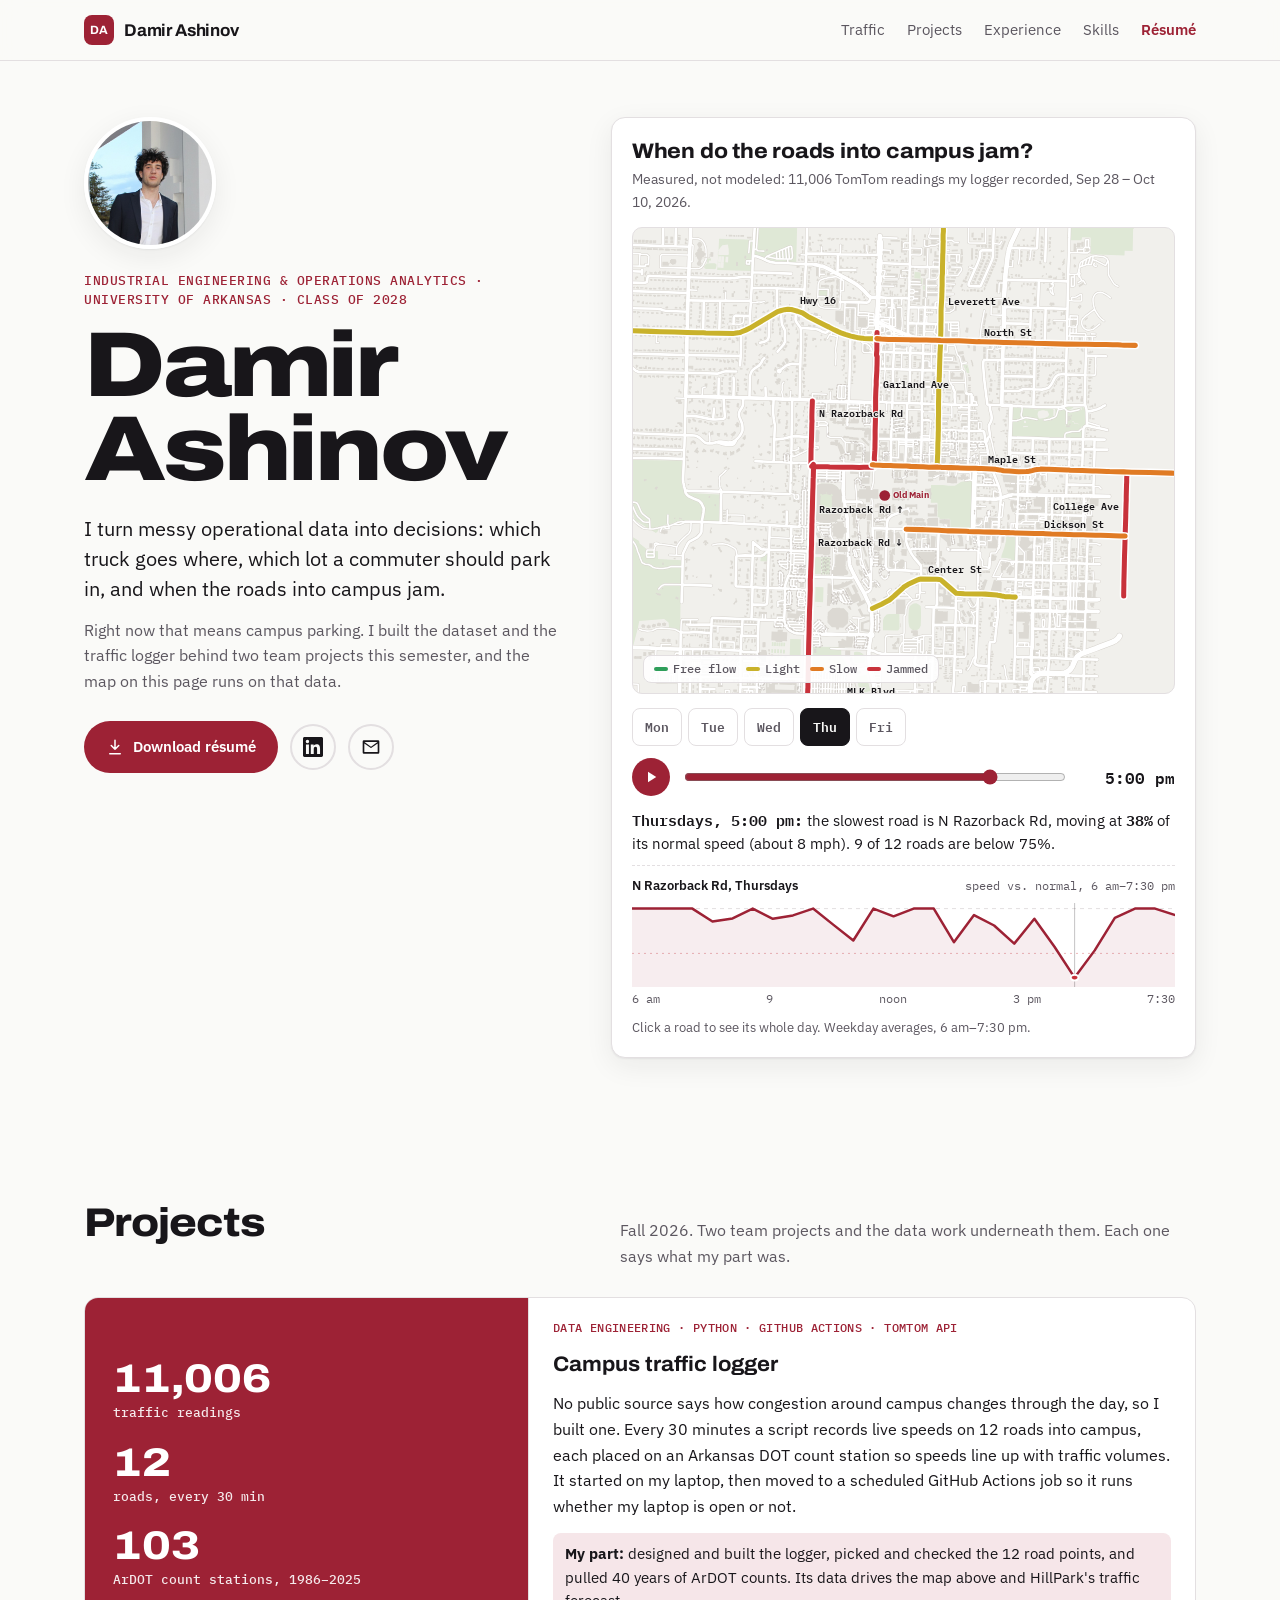
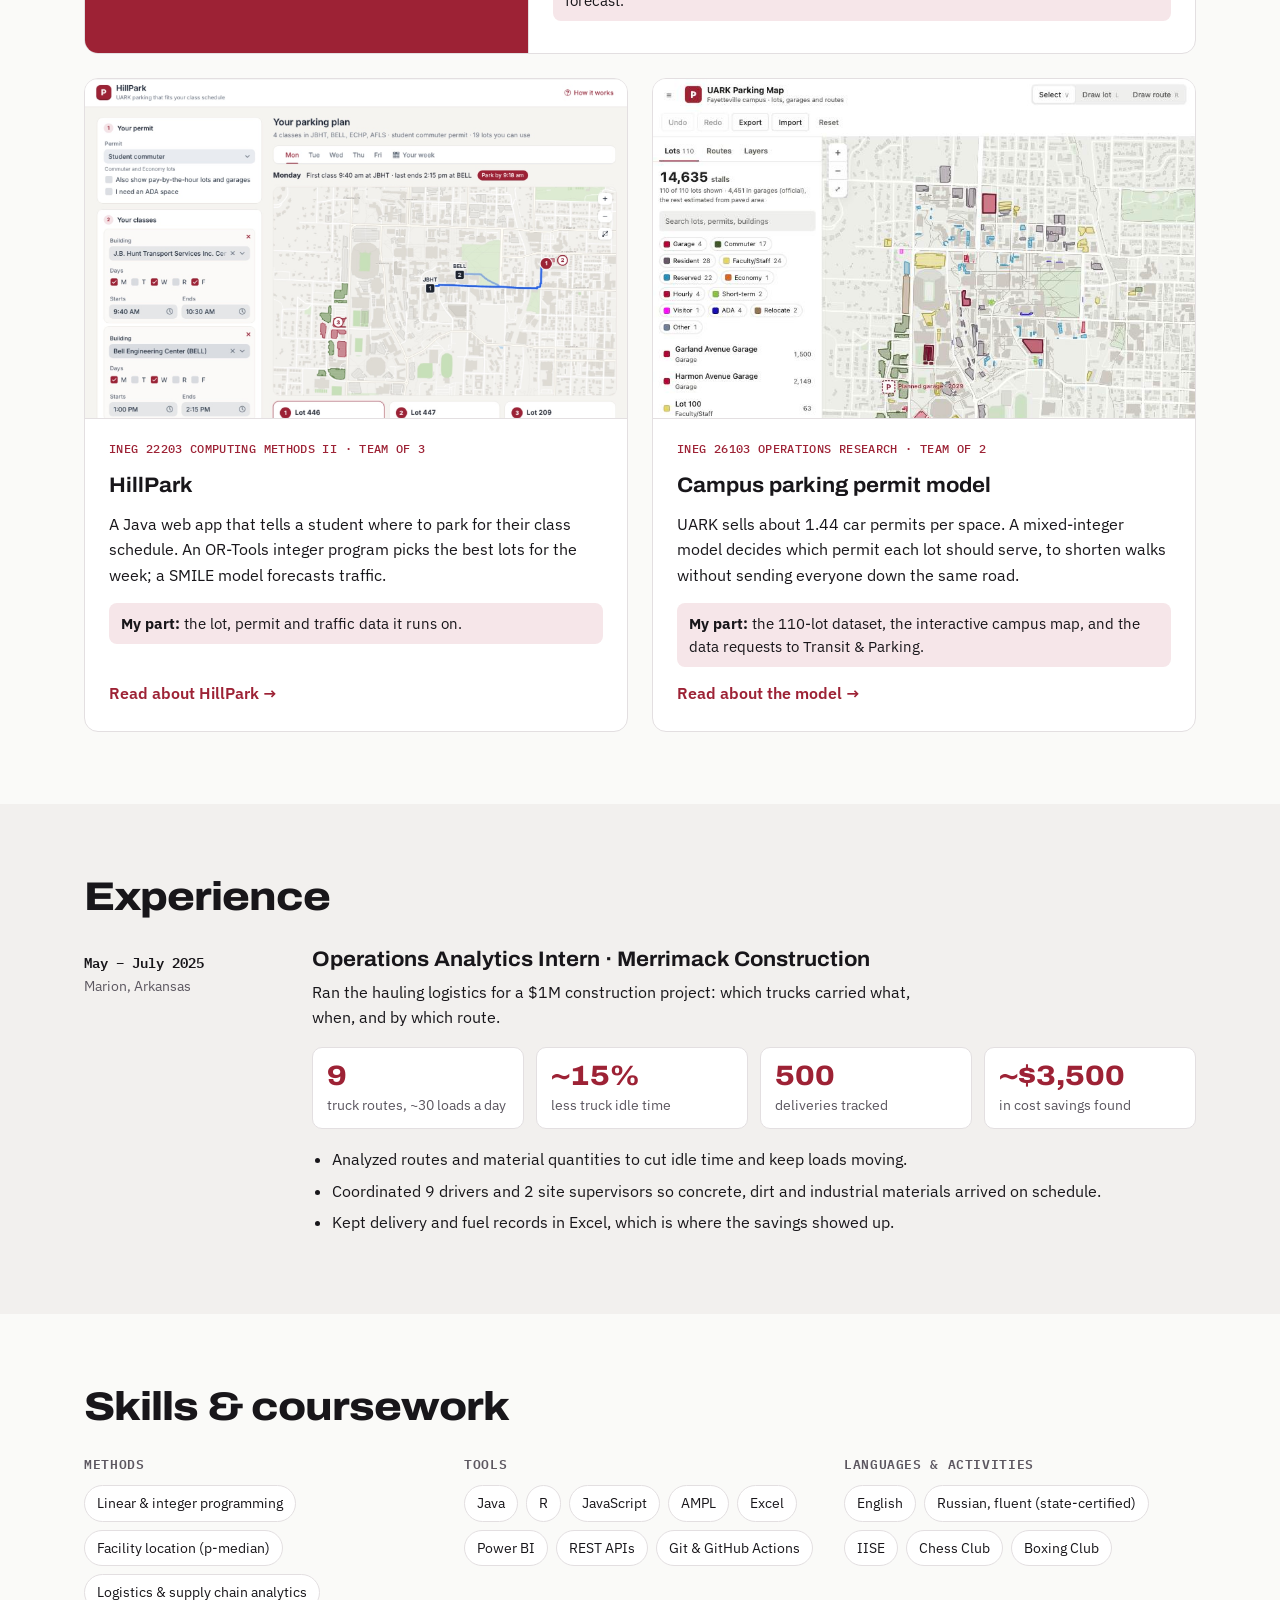
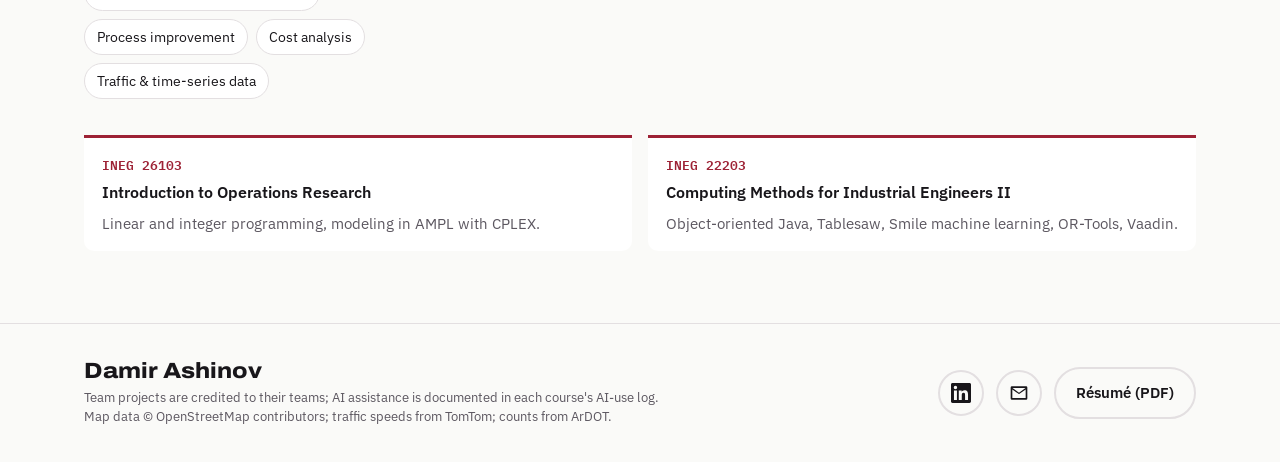
<file: index.html>
<!doctype html>
<html lang="en">
<head>
<meta charset="utf-8">
<meta name="viewport" content="width=device-width, initial-scale=1">
<title>Damir Ashinov | Industrial Engineering</title>
<meta name="description" content="Damir Ashinov, Industrial Engineering & Operations Analytics student at the University of Arkansas. Campus traffic data, parking optimization and logistics.">
<link rel="icon" href="data:image/svg+xml,%3Csvg xmlns='http://www.w3.org/2000/svg' viewBox='0 0 32 32'%3E%3Crect width='32' height='32' rx='7' fill='%239d2235'/%3E%3Ctext x='16' y='22' font-family='Arial' font-weight='700' font-size='15' text-anchor='middle' fill='white'%3EDA%3C/text%3E%3C/svg%3E">
<link rel="preconnect" href="https://fonts.googleapis.com">
<link rel="preconnect" href="https://fonts.gstatic.com" crossorigin>
<link href="https://fonts.googleapis.com/css2?family=Archivo:wdth,wght@100..125,500..900&family=IBM+Plex+Sans:wght@400;500;600&family=IBM+Plex+Mono:wght@400;500;600&display=swap" rel="stylesheet">
<link rel="stylesheet" href="site.css">
</head>
<body>
<header class="nav">
  <div class="wrap nav-in">
    <a class="brand" href="#top"><span class="brand-mark">DA</span>Damir Ashinov</a>
    <nav class="nav-links" aria-label="Sections">
      <a href="#traffic">Traffic</a><a href="#projects">Projects</a><a href="#experience">Experience</a><a href="#skills">Skills</a>
      <a class="nav-cta" href="assets/Damir-Ashinov-Resume.pdf" target="_blank" rel="noopener">Résumé</a>
    </nav>
  </div>
</header>

<main id="top">
<section class="hero wrap">
  <div class="hero-text">
    <img class="avatar" src="assets/headshot.jpg" alt="Damir Ashinov" width="132" height="132">
    <p class="eyebrow">Industrial Engineering &amp; Operations Analytics · University of Arkansas · Class of 2028</p>
    <h1 class="display">Damir<br>Ashinov</h1>
    <p class="lede">I turn messy operational data into decisions: which truck goes where, which lot a commuter should park in, and when the roads into campus jam.</p>
    <p class="sub">Right now that means campus parking. I built the dataset and the traffic logger behind two team projects this semester, and the map on this page runs on that data.</p>
    <div class="actions">
      <a class="btn btn-primary" href="assets/Damir-Ashinov-Resume.pdf" target="_blank" rel="noopener">
        <svg viewBox="0 0 24 24" aria-hidden="true"><path d="M12 3v12m0 0l-5-5m5 5l5-5M5 21h14" fill="none" stroke="currentColor" stroke-width="2" stroke-linecap="round" stroke-linejoin="round"/></svg>Download résumé</a>
      <a class="icon-btn" href="https://www.linkedin.com/in/da0504" target="_blank" rel="noopener" aria-label="LinkedIn profile">
        <svg viewBox="0 0 24 24" aria-hidden="true"><path fill="currentColor" d="M20.45 20.45h-3.55v-5.57c0-1.33-.03-3.04-1.85-3.04-1.86 0-2.14 1.45-2.14 2.94v5.67H9.35V9h3.41v1.56h.05c.48-.9 1.64-1.85 3.37-1.85 3.6 0 4.27 2.37 4.27 5.46v6.28zM5.34 7.43a2.06 2.06 0 1 1 0-4.13 2.06 2.06 0 0 1 0 4.13zM7.12 20.45H3.56V9h3.56v11.45zM22.22 0H1.77C.79 0 0 .77 0 1.73v20.54C0 23.23.79 24 1.77 24h20.45c.98 0 1.78-.77 1.78-1.73V1.73C24 .77 23.2 0 22.22 0z"/></svg></a>
      <a class="icon-btn" href="mailto:dashinov@uark.edu" aria-label="Email dashinov@uark.edu">
        <svg viewBox="0 0 24 24" aria-hidden="true"><path fill="currentColor" d="M3.5 4h17A1.5 1.5 0 0 1 22 5.5v13a1.5 1.5 0 0 1-1.5 1.5h-17A1.5 1.5 0 0 1 2 18.5v-13A1.5 1.5 0 0 1 3.5 4zm.7 2L12 11.6 19.8 6H4.2zM20 7.7l-7.42 5.3a1 1 0 0 1-1.16 0L4 7.7V18h16V7.7z"/></svg></a>
    </div>
  </div>

  <figure class="demo" id="traffic" aria-labelledby="demo-title">
    <div class="demo-head">
      <h2 id="demo-title" class="demo-title">When do the roads into campus jam?</h2>
      <p class="demo-note" id="demo-meta">Measured, not modeled: live TomTom speeds my logger records every 30 minutes.</p>
    </div>
    <div class="map-box">
      <svg id="map" class="map" role="img" aria-label="Campus road map colored by congestion"></svg>
      <div class="tip" id="tip" hidden></div>
      <div class="legend" aria-hidden="true">
        <span><i style="background:var(--t-free)"></i>Free flow</span>
        <span><i style="background:var(--t-light)"></i>Light</span>
        <span><i style="background:var(--t-slow)"></i>Slow</span>
        <span><i style="background:var(--t-jam)"></i>Jammed</span>
      </div>
    </div>
    <div class="controls">
      <div class="days" role="group" aria-label="Day of week" id="days"></div>
      <div class="time-row">
        <button class="play" id="play" type="button" aria-label="Play the day">
          <svg viewBox="0 0 24 24" aria-hidden="true"><path id="play-icon" d="M8 5v14l11-7z" fill="currentColor"/></svg>
        </button>
        <label class="sr" for="slot">Time of day</label>
        <input type="range" id="slot" min="0" max="27" step="1" value="21">
        <output id="clock" class="clock" for="slot">4:30 pm</output>
      </div>
    </div>
    <p class="readout" id="readout" aria-live="polite"></p>
    <div class="profile">
      <div class="profile-head"><span id="profile-name">Road</span><span class="profile-sub">speed vs. normal, 6 am–7:30 pm</span></div>
      <svg id="profile" class="profile-svg" viewBox="0 0 560 120" preserveAspectRatio="none" aria-hidden="true"></svg>
    </div>
    <figcaption class="fine" id="caption">Click a road to see its whole day. Weekday averages, 6 am–7:30 pm.</figcaption>
  </figure>
</section>

<section class="section" id="projects">
  <div class="wrap">
    <div class="sec-head">
      <h2 class="h2">Projects</h2>
      <p class="sec-sub">Fall 2026. Two team projects and the data work underneath them. Each one says what my part was.</p>
    </div>
    <div class="projects">
      <article class="card card-wide">
        <div class="card-media media-stats" aria-hidden="true">
          <div class="stat"><b id="stat-readings">11,006</b><span>traffic readings</span></div>
          <div class="stat"><b>12</b><span>roads, every 30 min</span></div>
          <div class="stat"><b>103</b><span>ArDOT count stations, 1986–2025</span></div>
        </div>
        <div class="card-body">
          <p class="tag">Data engineering · Python · GitHub Actions · TomTom API</p>
          <h3 class="h3">Campus traffic logger</h3>
          <p>No public source says how congestion around campus changes through the day, so I built one. Every 30 minutes a script records live speeds on 12 roads into campus, each placed on an Arkansas DOT count station so speeds line up with traffic volumes. It started on my laptop, then moved to a scheduled GitHub Actions job so it runs whether my laptop is open or not.</p>
          <p class="mine"><b>My part:</b> designed and built the logger, picked and checked the 12 road points, and pulled 40 years of ArDOT counts. Its data drives the map above and HillPark's traffic forecast.</p>
        </div>
      </article>

      <article class="card">
        <a class="card-media" href="hillpark.html"><img src="assets/hillpark-plan.jpg" alt="HillPark planning a week of parking for a class schedule" loading="lazy"></a>
        <div class="card-body">
          <p class="tag">INEG 22203 Computing Methods II · Team of 3</p>
          <h3 class="h3"><a href="hillpark.html">HillPark</a></h3>
          <p>A Java web app that tells a student where to park for their class schedule. An OR-Tools integer program picks the best lots for the week; a SMILE model forecasts traffic.</p>
          <p class="mine"><b>My part:</b> the lot, permit and traffic data it runs on.</p>
          <a class="more" href="hillpark.html">Read about HillPark →</a>
        </div>
      </article>

      <article class="card">
        <a class="card-media" href="permit-model.html"><img src="assets/campus-map.jpg" alt="Campus map with every parking lot shaded in UARK's permit colors" loading="lazy"></a>
        <div class="card-body">
          <p class="tag">INEG 26103 Operations Research · Team of 2</p>
          <h3 class="h3"><a href="permit-model.html">Campus parking permit model</a></h3>
          <p>UARK sells about 1.44 car permits per space. A mixed-integer model decides which permit each lot should serve, to shorten walks without sending everyone down the same road.</p>
          <p class="mine"><b>My part:</b> the 110-lot dataset, the interactive campus map, and the data requests to Transit &amp; Parking.</p>
          <a class="more" href="permit-model.html">Read about the model →</a>
        </div>
      </article>
    </div>
  </div>
</section>

<section class="section section-alt" id="experience">
  <div class="wrap">
    <div class="sec-head"><h2 class="h2">Experience</h2></div>
    <article class="job">
      <div class="job-side">
        <p class="job-when">May – July 2025</p>
        <p class="job-where">Marion, Arkansas</p>
      </div>
      <div class="job-main">
        <h3 class="h3">Operations Analytics Intern · Merrimack Construction</h3>
        <p>Ran the hauling logistics for a $1M construction project: which trucks carried what, when, and by which route.</p>
        <div class="kpis">
          <div class="kpi"><b>9</b><span>truck routes, ~30 loads a day</span></div>
          <div class="kpi"><b>~15%</b><span>less truck idle time</span></div>
          <div class="kpi"><b>500</b><span>deliveries tracked</span></div>
          <div class="kpi"><b>~$3,500</b><span>in cost savings found</span></div>
        </div>
        <ul class="list">
          <li>Analyzed routes and material quantities to cut idle time and keep loads moving.</li>
          <li>Coordinated 9 drivers and 2 site supervisors so concrete, dirt and industrial materials arrived on schedule.</li>
          <li>Kept delivery and fuel records in Excel, which is where the savings showed up.</li>
        </ul>
      </div>
    </article>
  </div>
</section>

<section class="section" id="skills">
  <div class="wrap">
    <div class="sec-head"><h2 class="h2">Skills &amp; coursework</h2></div>
    <div class="skills">
      <div class="skill-col">
        <h3 class="h4">Methods</h3>
        <ul class="chips"><li>Linear &amp; integer programming</li><li>Facility location (p-median)</li><li>Logistics &amp; supply chain analytics</li><li>Process improvement</li><li>Cost analysis</li><li>Traffic &amp; time-series data</li></ul>
      </div>
      <div class="skill-col">
        <h3 class="h4">Tools</h3>
        <ul class="chips"><li>Java</li><li>R</li><li>JavaScript</li><li>AMPL</li><li>Excel</li><li>Power BI</li><li>REST APIs</li><li>Git &amp; GitHub Actions</li></ul>
      </div>
      <div class="skill-col">
        <h3 class="h4">Languages &amp; activities</h3>
        <ul class="chips"><li>English</li><li>Russian, fluent (state-certified)</li><li>IISE</li><li>Chess Club</li><li>Boxing Club</li></ul>
      </div>
    </div>
    <div class="courses">
      <div class="course"><p class="code">INEG 26103</p><p class="cname">Introduction to Operations Research</p><p class="cdesc">Linear and integer programming, modeling in AMPL with CPLEX.</p></div>
      <div class="course"><p class="code">INEG 22203</p><p class="cname">Computing Methods for Industrial Engineers II</p><p class="cdesc">Object-oriented Java, Tablesaw, Smile machine learning, OR-Tools, Vaadin.</p></div>
    </div>
  </div>
</section>
</main>

<footer class="foot">
  <div class="wrap foot-in">
    <div>
      <p class="foot-name">Damir Ashinov</p>
      <p class="fine">Team projects are credited to their teams; AI assistance is documented in each course's AI-use log. Map data © OpenStreetMap contributors; traffic speeds from TomTom; counts from ArDOT.</p>
    </div>
    <div class="foot-links">
      <a class="icon-btn" href="https://www.linkedin.com/in/da0504" target="_blank" rel="noopener" aria-label="LinkedIn profile"><svg viewBox="0 0 24 24" aria-hidden="true"><path fill="currentColor" d="M20.45 20.45h-3.55v-5.57c0-1.33-.03-3.04-1.85-3.04-1.86 0-2.14 1.45-2.14 2.94v5.67H9.35V9h3.41v1.56h.05c.48-.9 1.64-1.85 3.37-1.85 3.6 0 4.27 2.37 4.27 5.46v6.28zM5.34 7.43a2.06 2.06 0 1 1 0-4.13 2.06 2.06 0 0 1 0 4.13zM7.12 20.45H3.56V9h3.56v11.45zM22.22 0H1.77C.79 0 0 .77 0 1.73v20.54C0 23.23.79 24 1.77 24h20.45c.98 0 1.78-.77 1.78-1.73V1.73C24 .77 23.2 0 22.22 0z"/></svg></a>
      <a class="icon-btn" href="mailto:dashinov@uark.edu" aria-label="Email dashinov@uark.edu"><svg viewBox="0 0 24 24" aria-hidden="true"><path fill="currentColor" d="M3.5 4h17A1.5 1.5 0 0 1 22 5.5v13a1.5 1.5 0 0 1-1.5 1.5h-17A1.5 1.5 0 0 1 2 18.5v-13A1.5 1.5 0 0 1 3.5 4zm.7 2L12 11.6 19.8 6H4.2zM20 7.7l-7.42 5.3a1 1 0 0 1-1.16 0L4 7.7V18h16V7.7z"/></svg></a>
      <a class="btn btn-ghost" href="assets/Damir-Ashinov-Resume.pdf" target="_blank" rel="noopener">Résumé (PDF)</a>
    </div>
  </div>
</footer>

<script src="traffic.js"></script>
</body>
</html>
</file>
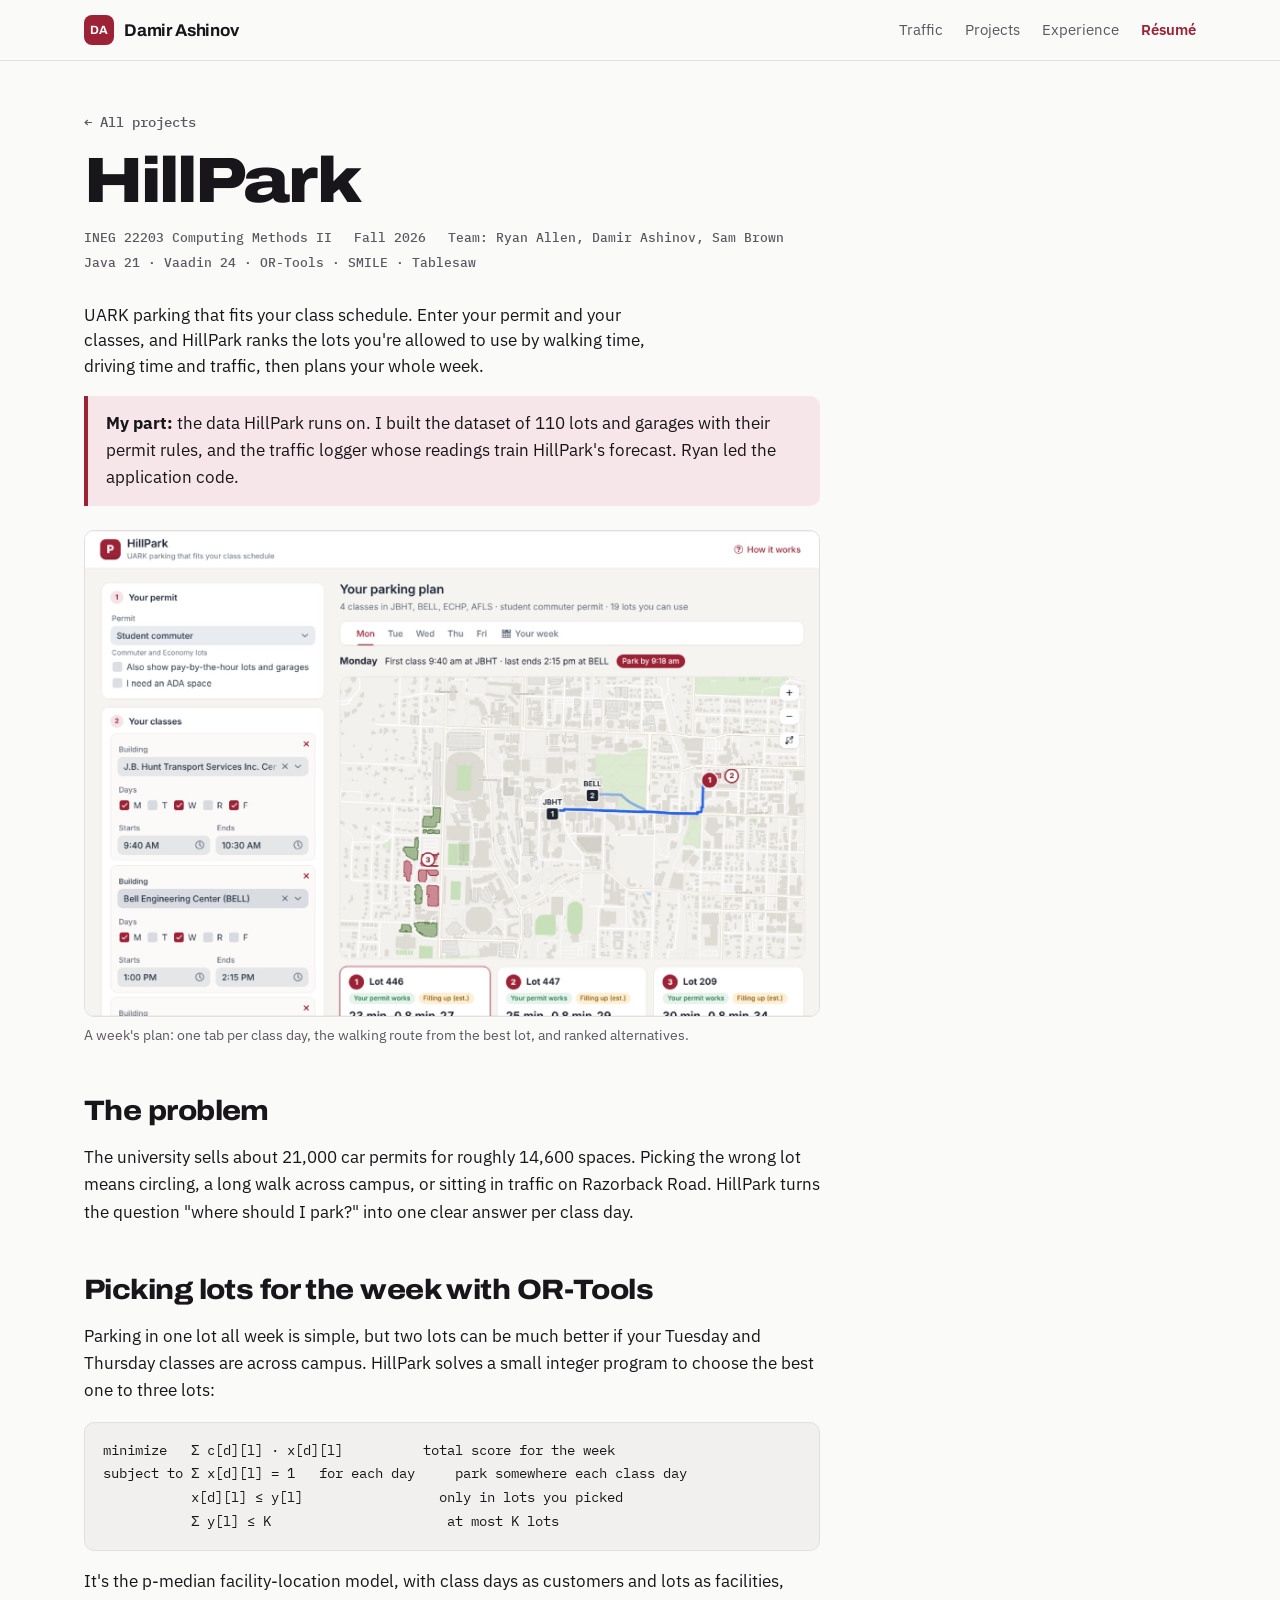
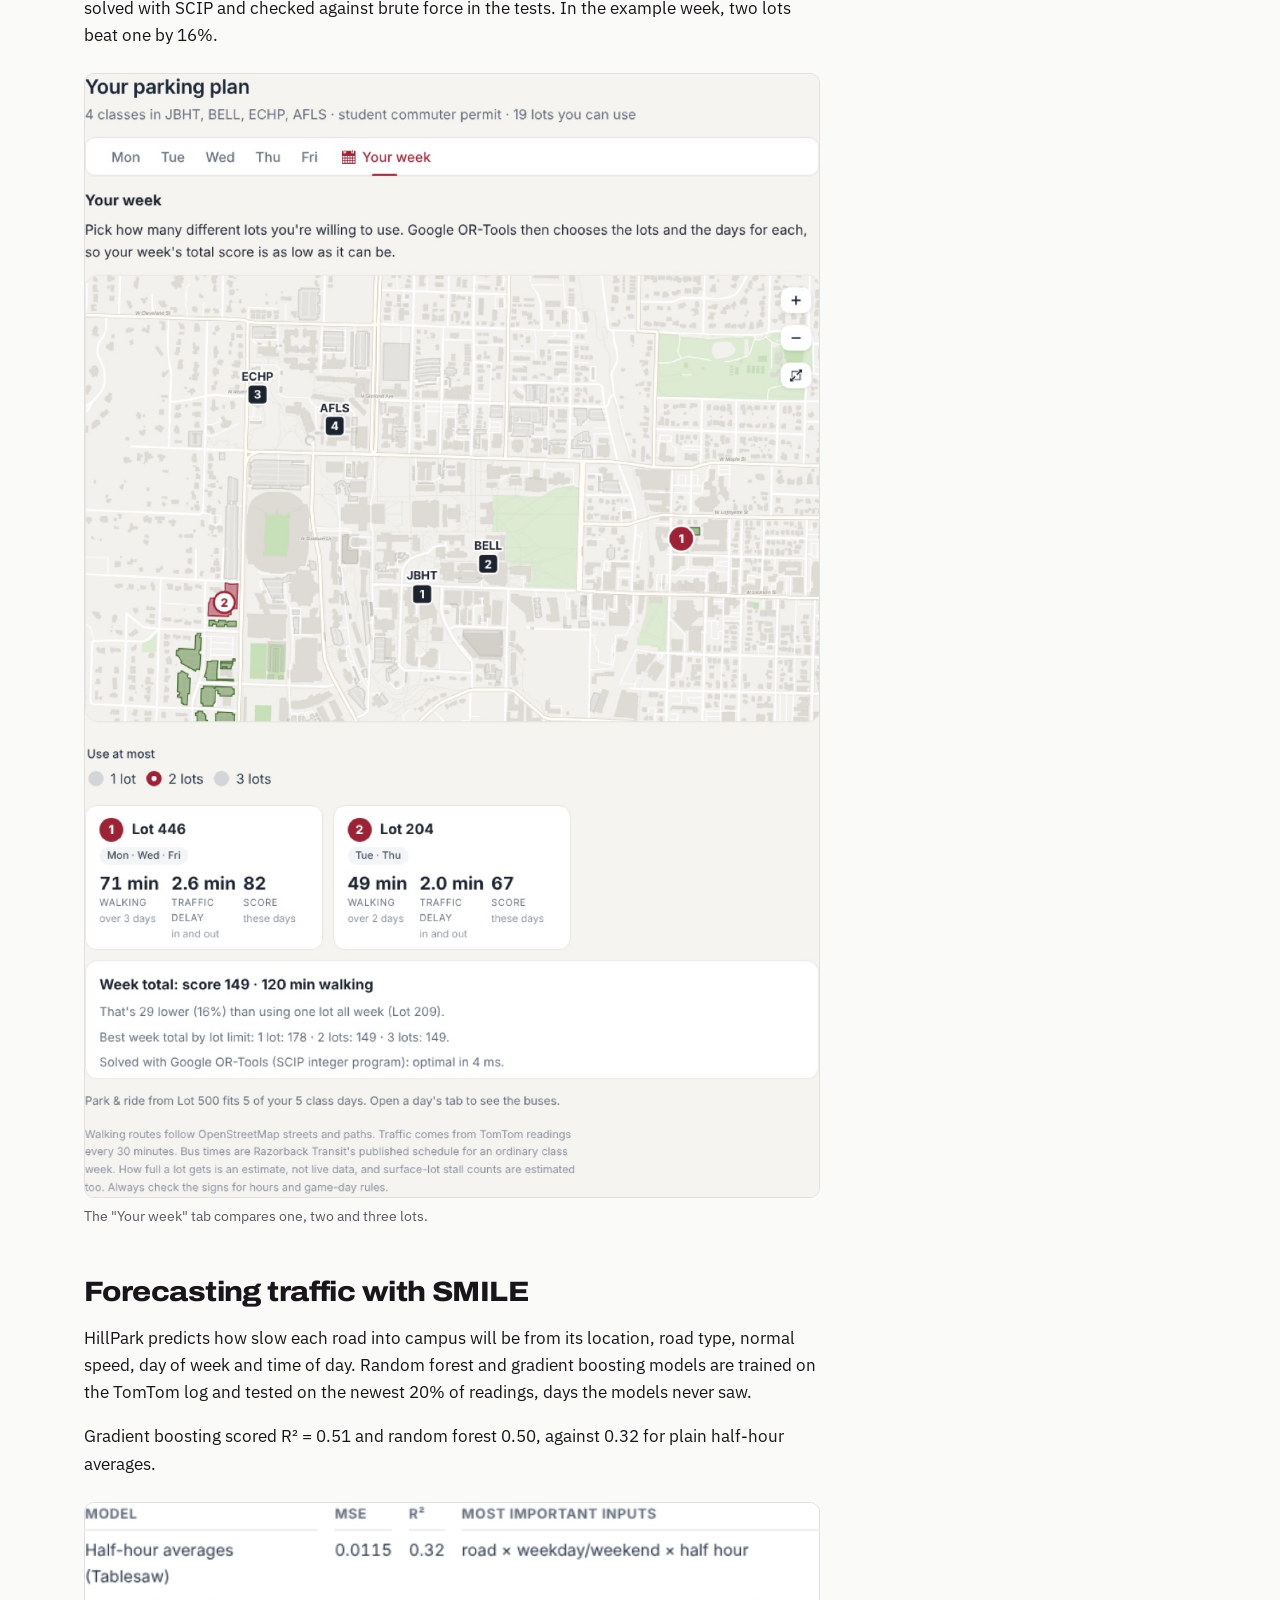
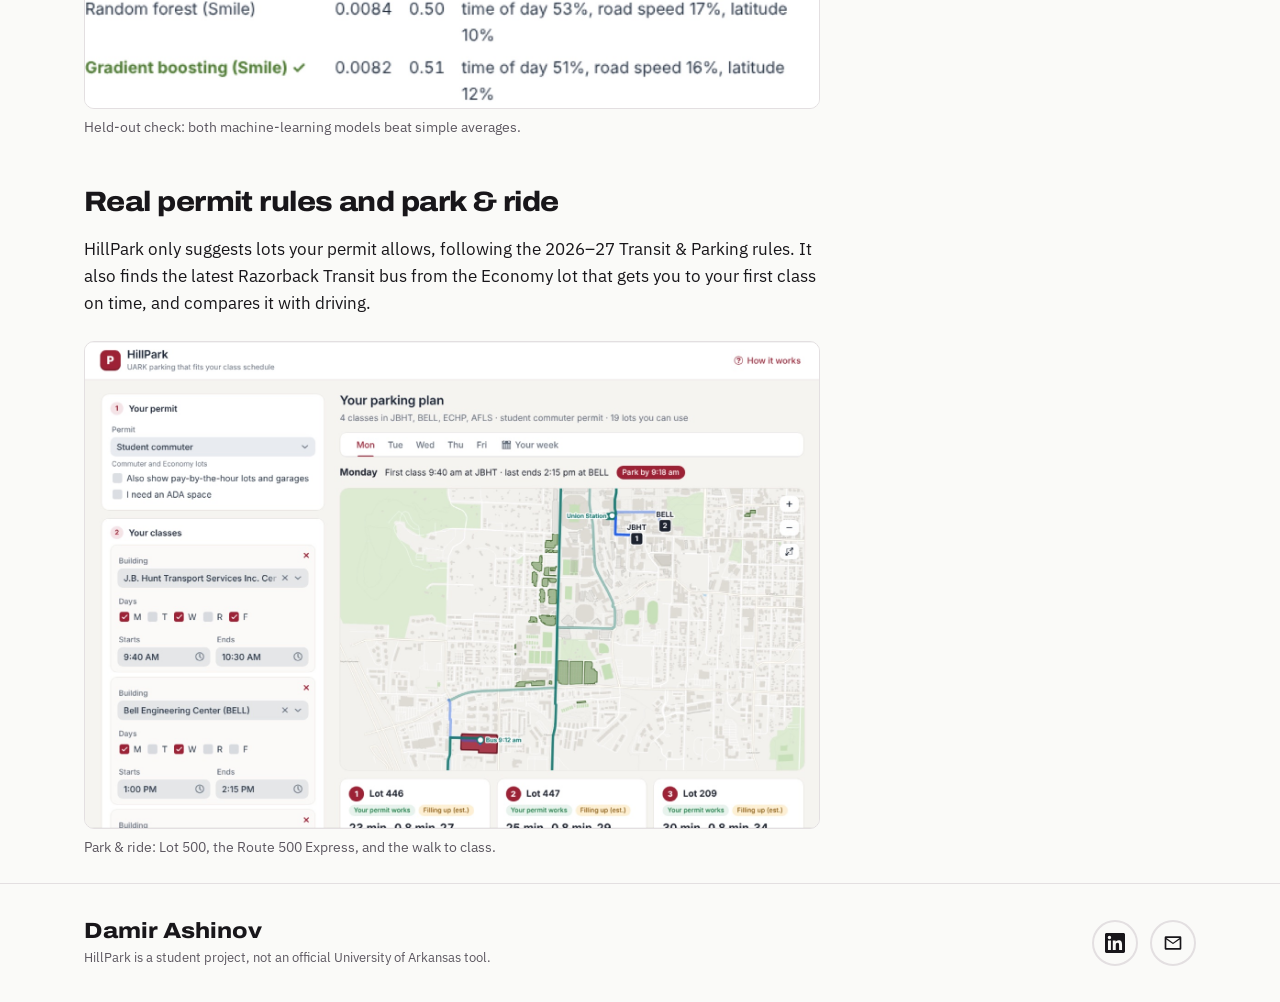
<file: hillpark.html>
<!doctype html>
<html lang="en">
<head>
<meta charset="utf-8">
<meta name="viewport" content="width=device-width, initial-scale=1">
<title>HillPark | Damir Ashinov</title>
<meta name="description" content="HillPark: a Java/Vaadin web app that tells a University of Arkansas student where to park for their class schedule, using Google OR-Tools and SMILE.">
<link rel="icon" href="data:image/svg+xml,%3Csvg xmlns='http://www.w3.org/2000/svg' viewBox='0 0 32 32'%3E%3Crect width='32' height='32' rx='7' fill='%239d2235'/%3E%3Ctext x='16' y='22' font-family='Arial' font-weight='700' font-size='15' text-anchor='middle' fill='white'%3EDA%3C/text%3E%3C/svg%3E">
<link rel="preconnect" href="https://fonts.googleapis.com">
<link rel="preconnect" href="https://fonts.gstatic.com" crossorigin>
<link href="https://fonts.googleapis.com/css2?family=Archivo:wdth,wght@100..125,500..900&family=IBM+Plex+Sans:wght@400;500;600&family=IBM+Plex+Mono:wght@400;500;600&display=swap" rel="stylesheet">
<link rel="stylesheet" href="site.css">
</head>
<body>
<header class="nav">
  <div class="wrap nav-in">
    <a class="brand" href="index.html"><span class="brand-mark">DA</span>Damir Ashinov</a>
    <nav class="nav-links" aria-label="Site">
      <a href="index.html#traffic">Traffic</a><a href="index.html#projects">Projects</a><a href="index.html#experience">Experience</a>
      <a class="nav-cta" href="assets/Damir-Ashinov-Resume.pdf" target="_blank" rel="noopener">Résumé</a>
    </nav>
  </div>
</header>
<main class="wrap">
  <section class="page-hero">
    <a class="back" href="index.html#projects">← All projects</a>
    <h1 class="page-title">HillPark</h1>
    <ul class="facts"><li>INEG 22203 Computing Methods II</li><li>Fall 2026</li><li>Team: Ryan Allen, Damir Ashinov, Sam Brown</li><li>Java 21 · Vaadin 24 · OR-Tools · SMILE · Tablesaw</li></ul>
  </section>
  <article class="prose">
    <p class="lede">UARK parking that fits your class schedule. Enter your permit and your classes, and HillPark ranks the lots you're allowed to use by walking time, driving time and traffic, then plans your whole week.</p>
    <p class="callout"><b>My part:</b> the data HillPark runs on. I built the dataset of 110 lots and garages with their permit rules, and the traffic logger whose readings train HillPark's forecast. Ryan led the application code.</p>
    <figure><img src="assets/hillpark-plan.jpg" alt="HillPark's week plan: a tab per class day, a campus map with the walking route, and ranked lot cards" loading="lazy"><figcaption>A week's plan: one tab per class day, the walking route from the best lot, and ranked alternatives.</figcaption></figure>

    <h2>The problem</h2>
    <p>The university sells about 21,000 car permits for roughly 14,600 spaces. Picking the wrong lot means circling, a long walk across campus, or sitting in traffic on Razorback Road. HillPark turns the question "where should I park?" into one clear answer per class day.</p>

    <h2>Picking lots for the week with OR-Tools</h2>
    <p>Parking in one lot all week is simple, but two lots can be much better if your Tuesday and Thursday classes are across campus. HillPark solves a small integer program to choose the best one to three lots:</p>
    <div class="formula">minimize   Σ c[d][l] · x[d][l]          total score for the week
subject to Σ x[d][l] = 1   for each day     park somewhere each class day
           x[d][l] ≤ y[l]                 only in lots you picked
           Σ y[l] ≤ K                      at most K lots</div>
    <p>It's the p-median facility-location model, with class days as customers and lots as facilities, solved with SCIP and checked against brute force in the tests. In the example week, two lots beat one by 16%.</p>
    <figure><img src="assets/hillpark-your-week.jpg" alt="The Your week tab comparing one, two and three lots" loading="lazy"><figcaption>The "Your week" tab compares one, two and three lots.</figcaption></figure>

    <h2>Forecasting traffic with SMILE</h2>
    <p>HillPark predicts how slow each road into campus will be from its location, road type, normal speed, day of week and time of day. Random forest and gradient boosting models are trained on the TomTom log and tested on the newest 20% of readings, days the models never saw.</p>
    <p>Gradient boosting scored R² = 0.51 and random forest 0.50, against 0.32 for plain half-hour averages.</p>
    <figure><img src="assets/hillpark-model-check.jpg" alt="Model check: gradient boosting, random forest and averages on held-out data" loading="lazy"><figcaption>Held-out check: both machine-learning models beat simple averages.</figcaption></figure>

    <h2>Real permit rules and park &amp; ride</h2>
    <p>HillPark only suggests lots your permit allows, following the 2026–27 Transit &amp; Parking rules. It also finds the latest Razorback Transit bus from the Economy lot that gets you to your first class on time, and compares it with driving.</p>
    <figure><img src="assets/hillpark-park-and-ride-map.jpg" alt="Park and ride from Lot 500 on the Route 500 Express" loading="lazy"><figcaption>Park &amp; ride: Lot 500, the Route 500 Express, and the walk to class.</figcaption></figure>
  </article>
</main>
<footer class="foot">
  <div class="wrap foot-in">
    <div><p class="foot-name">Damir Ashinov</p><p class="fine">HillPark is a student project, not an official University of Arkansas tool.</p></div>
    <div class="foot-links">
      <a class="icon-btn" href="https://www.linkedin.com/in/da0504" target="_blank" rel="noopener" aria-label="LinkedIn profile"><svg viewBox="0 0 24 24" aria-hidden="true"><path fill="currentColor" d="M20.45 20.45h-3.55v-5.57c0-1.33-.03-3.04-1.85-3.04-1.86 0-2.14 1.45-2.14 2.94v5.67H9.35V9h3.41v1.56h.05c.48-.9 1.64-1.85 3.37-1.85 3.6 0 4.27 2.37 4.27 5.46v6.28zM5.34 7.43a2.06 2.06 0 1 1 0-4.13 2.06 2.06 0 0 1 0 4.13zM7.12 20.45H3.56V9h3.56v11.45zM22.22 0H1.77C.79 0 0 .77 0 1.73v20.54C0 23.23.79 24 1.77 24h20.45c.98 0 1.78-.77 1.78-1.73V1.73C24 .77 23.2 0 22.22 0z"/></svg></a>
      <a class="icon-btn" href="mailto:dashinov@uark.edu" aria-label="Email dashinov@uark.edu"><svg viewBox="0 0 24 24" aria-hidden="true"><path fill="currentColor" d="M3.5 4h17A1.5 1.5 0 0 1 22 5.5v13a1.5 1.5 0 0 1-1.5 1.5h-17A1.5 1.5 0 0 1 2 18.5v-13A1.5 1.5 0 0 1 3.5 4zm.7 2L12 11.6 19.8 6H4.2zM20 7.7l-7.42 5.3a1 1 0 0 1-1.16 0L4 7.7V18h16V7.7z"/></svg></a>
    </div>
  </div>
</footer>
</body>
</html>
</file>
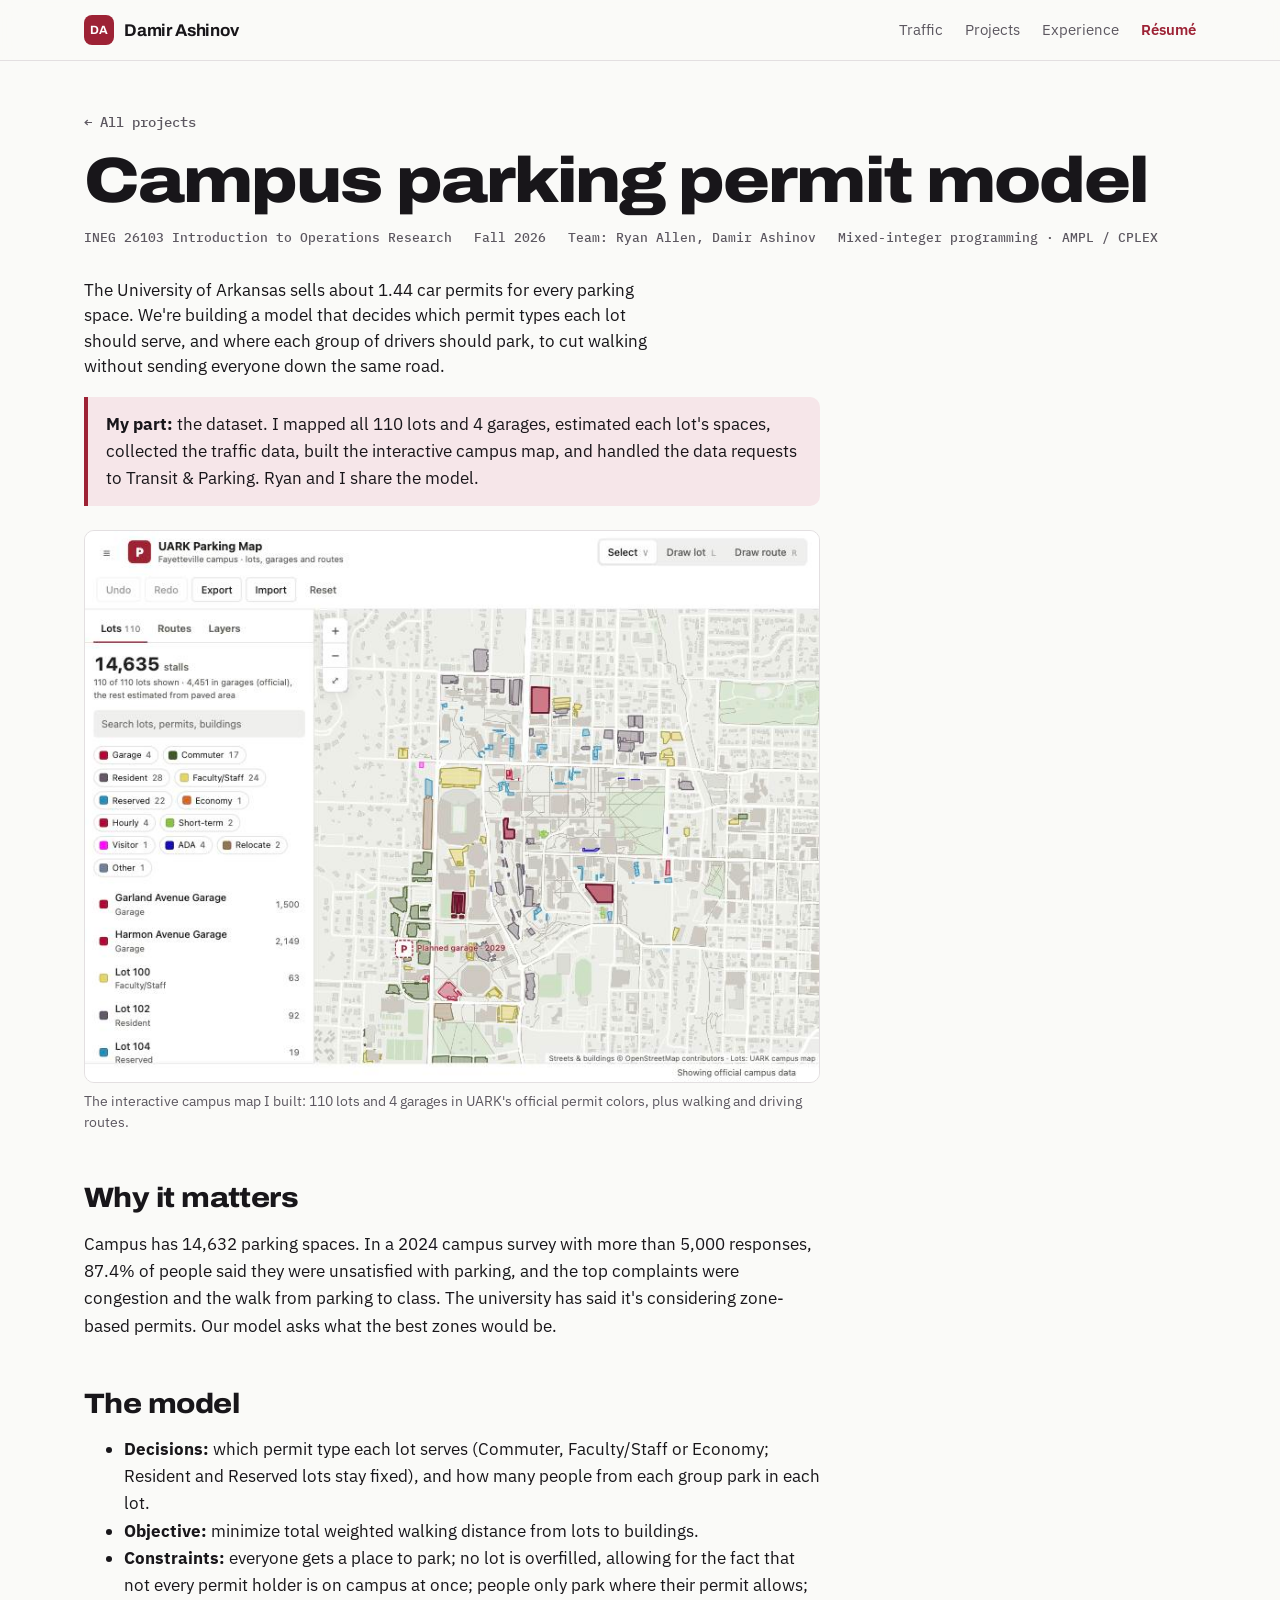
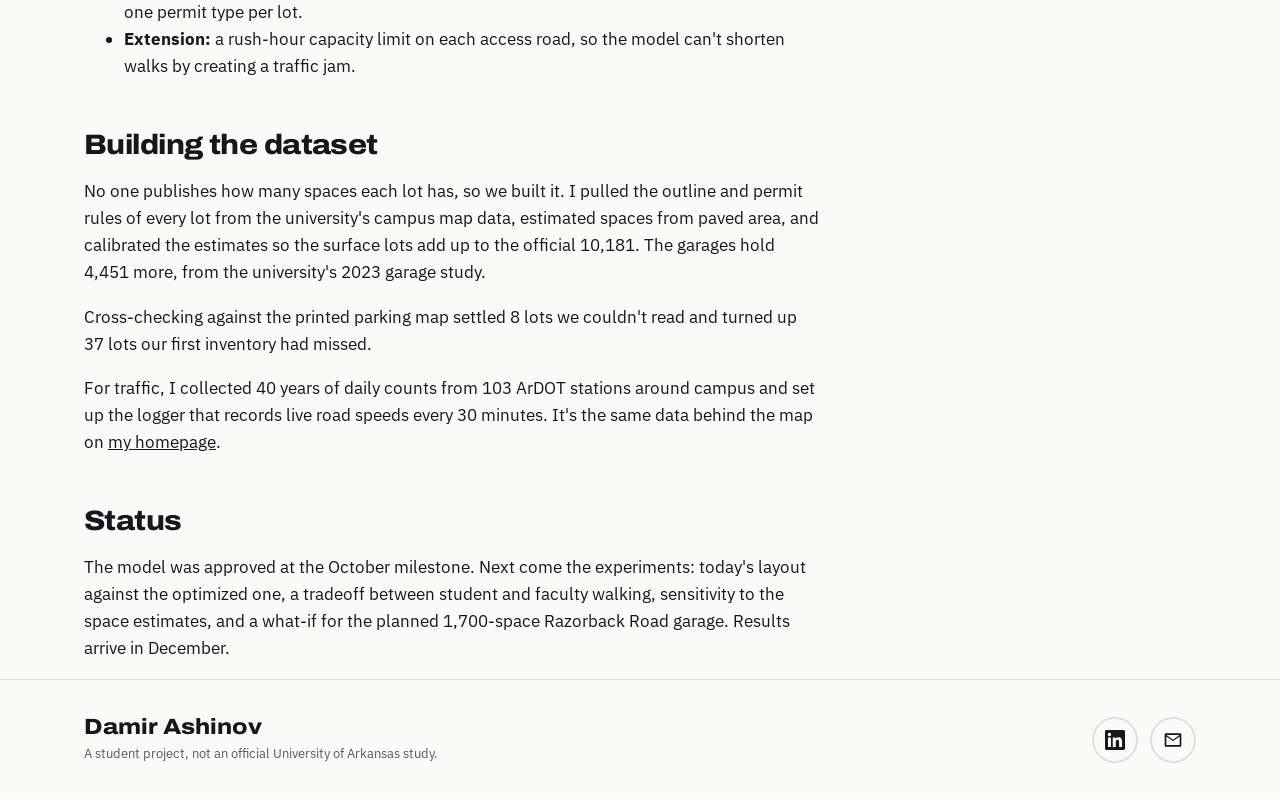
<file: permit-model.html>
<!doctype html>
<html lang="en">
<head>
<meta charset="utf-8">
<meta name="viewport" content="width=device-width, initial-scale=1">
<title>Campus Parking Permit Model | Damir Ashinov</title>
<meta name="description" content="An operations research model for zone-based parking permit allocation at the University of Arkansas, built on a 110-lot dataset and live traffic data.">
<link rel="icon" href="data:image/svg+xml,%3Csvg xmlns='http://www.w3.org/2000/svg' viewBox='0 0 32 32'%3E%3Crect width='32' height='32' rx='7' fill='%239d2235'/%3E%3Ctext x='16' y='22' font-family='Arial' font-weight='700' font-size='15' text-anchor='middle' fill='white'%3EDA%3C/text%3E%3C/svg%3E">
<link rel="preconnect" href="https://fonts.googleapis.com">
<link rel="preconnect" href="https://fonts.gstatic.com" crossorigin>
<link href="https://fonts.googleapis.com/css2?family=Archivo:wdth,wght@100..125,500..900&family=IBM+Plex+Sans:wght@400;500;600&family=IBM+Plex+Mono:wght@400;500;600&display=swap" rel="stylesheet">
<link rel="stylesheet" href="site.css">
</head>
<body>
<header class="nav">
  <div class="wrap nav-in">
    <a class="brand" href="index.html"><span class="brand-mark">DA</span>Damir Ashinov</a>
    <nav class="nav-links" aria-label="Site">
      <a href="index.html#traffic">Traffic</a><a href="index.html#projects">Projects</a><a href="index.html#experience">Experience</a>
      <a class="nav-cta" href="assets/Damir-Ashinov-Resume.pdf" target="_blank" rel="noopener">Résumé</a>
    </nav>
  </div>
</header>
<main class="wrap">
  <section class="page-hero">
    <a class="back" href="index.html#projects">← All projects</a>
    <h1 class="page-title">Campus parking permit model</h1>
    <ul class="facts"><li>INEG 26103 Introduction to Operations Research</li><li>Fall 2026</li><li>Team: Ryan Allen, Damir Ashinov</li><li>Mixed-integer programming · AMPL / CPLEX</li></ul>
  </section>
  <article class="prose">
    <p class="lede">The University of Arkansas sells about 1.44 car permits for every parking space. We're building a model that decides which permit types each lot should serve, and where each group of drivers should park, to cut walking without sending everyone down the same road.</p>
    <p class="callout"><b>My part:</b> the dataset. I mapped all 110 lots and 4 garages, estimated each lot's spaces, collected the traffic data, built the interactive campus map, and handled the data requests to Transit &amp; Parking. Ryan and I share the model.</p>
    <figure><img src="assets/campus-map.jpg" alt="Interactive campus map with every lot shaded in UARK's permit colors" loading="lazy"><figcaption>The interactive campus map I built: 110 lots and 4 garages in UARK's official permit colors, plus walking and driving routes.</figcaption></figure>

    <h2>Why it matters</h2>
    <p>Campus has 14,632 parking spaces. In a 2024 campus survey with more than 5,000 responses, 87.4% of people said they were unsatisfied with parking, and the top complaints were congestion and the walk from parking to class. The university has said it's considering zone-based permits. Our model asks what the best zones would be.</p>

    <h2>The model</h2>
    <ul>
      <li><b>Decisions:</b> which permit type each lot serves (Commuter, Faculty/Staff or Economy; Resident and Reserved lots stay fixed), and how many people from each group park in each lot.</li>
      <li><b>Objective:</b> minimize total weighted walking distance from lots to buildings.</li>
      <li><b>Constraints:</b> everyone gets a place to park; no lot is overfilled, allowing for the fact that not every permit holder is on campus at once; people only park where their permit allows; one permit type per lot.</li>
      <li><b>Extension:</b> a rush-hour capacity limit on each access road, so the model can't shorten walks by creating a traffic jam.</li>
    </ul>

    <h2>Building the dataset</h2>
    <p>No one publishes how many spaces each lot has, so we built it. I pulled the outline and permit rules of every lot from the university's campus map data, estimated spaces from paved area, and calibrated the estimates so the surface lots add up to the official 10,181. The garages hold 4,451 more, from the university's 2023 garage study.</p>
    <p>Cross-checking against the printed parking map settled 8 lots we couldn't read and turned up 37 lots our first inventory had missed.</p>
    <p>For traffic, I collected 40 years of daily counts from 103 ArDOT stations around campus and set up the logger that records live road speeds every 30 minutes. It's the same data behind the map on <a href="index.html#traffic">my homepage</a>.</p>

    <h2>Status</h2>
    <p>The model was approved at the October milestone. Next come the experiments: today's layout against the optimized one, a tradeoff between student and faculty walking, sensitivity to the space estimates, and a what-if for the planned 1,700-space Razorback Road garage. Results arrive in December.</p>
  </article>
</main>
<footer class="foot">
  <div class="wrap foot-in">
    <div><p class="foot-name">Damir Ashinov</p><p class="fine">A student project, not an official University of Arkansas study.</p></div>
    <div class="foot-links">
      <a class="icon-btn" href="https://www.linkedin.com/in/da0504" target="_blank" rel="noopener" aria-label="LinkedIn profile"><svg viewBox="0 0 24 24" aria-hidden="true"><path fill="currentColor" d="M20.45 20.45h-3.55v-5.57c0-1.33-.03-3.04-1.85-3.04-1.86 0-2.14 1.45-2.14 2.94v5.67H9.35V9h3.41v1.56h.05c.48-.9 1.64-1.85 3.37-1.85 3.6 0 4.27 2.37 4.27 5.46v6.28zM5.34 7.43a2.06 2.06 0 1 1 0-4.13 2.06 2.06 0 0 1 0 4.13zM7.12 20.45H3.56V9h3.56v11.45zM22.22 0H1.77C.79 0 0 .77 0 1.73v20.54C0 23.23.79 24 1.77 24h20.45c.98 0 1.78-.77 1.78-1.73V1.73C24 .77 23.2 0 22.22 0z"/></svg></a>
      <a class="icon-btn" href="mailto:dashinov@uark.edu" aria-label="Email dashinov@uark.edu"><svg viewBox="0 0 24 24" aria-hidden="true"><path fill="currentColor" d="M3.5 4h17A1.5 1.5 0 0 1 22 5.5v13a1.5 1.5 0 0 1-1.5 1.5h-17A1.5 1.5 0 0 1 2 18.5v-13A1.5 1.5 0 0 1 3.5 4zm.7 2L12 11.6 19.8 6H4.2zM20 7.7l-7.42 5.3a1 1 0 0 1-1.16 0L4 7.7V18h16V7.7z"/></svg></a>
    </div>
  </div>
</footer>
</body>
</html>
</file>
<file: site.css>
/* Layout concept: a dispatcher's board — headline and person on the left, a live road map on the right;
   sections below read like a logbook (label column + content). */
:root {
  --bg: #fafaf8;
  --surface: #ffffff;
  --surface-2: #f2f0ee;
  --ink: #18161a;
  --muted: #5c5760;
  --line: #e3dfe1;
  --accent: #9d2235;          /* UARK cardinal */
  --accent-ink: #ffffff;
  --accent-soft: #f6e6e9;
  --map-ground: #f1f0ec;
  --map-bldg: #dcd9d3;
  --map-green: #dfe8d6;
  --map-road: #ffffff;
  --map-road-edge: #d6d2cc;
  --map-lot: #c9c4be;
  --t-free: #2f9e5a;          /* semantic traffic scale, kept separate from the accent */
  --t-light: #c9b22b;
  --t-slow: #e07b24;
  --t-jam: #c8323b;
  --font-display: "Archivo", "Arial Narrow", Arial, sans-serif;
  --font-body: "IBM Plex Sans", "Helvetica Neue", Arial, sans-serif;
  --font-mono: "IBM Plex Mono", Menlo, Consolas, monospace;
  --radius: 14px;
  --shadow: 0 1px 2px rgb(24 22 26 / .06), 0 8px 28px rgb(24 22 26 / .07);
}
@media (prefers-color-scheme: dark) {
  :root {
    --bg: #131215; --surface: #1b1a1e; --surface-2: #222026; --ink: #efecef; --muted: #aaa4ac;
    --line: #322f36; --accent: #e0566b; --accent-ink: #1a0b0e; --accent-soft: #3a1c22;
    --map-ground: #1d1c20; --map-bldg: #2c2a30; --map-green: #1f2a20; --map-road: #3a383f; --map-road-edge: #2a282e; --map-lot: #4a4650;
    --t-free: #45c27a; --t-light: #e2cb45; --t-slow: #f2964a; --t-jam: #ee5a62;
    --shadow: 0 1px 2px rgb(0 0 0 / .4), 0 10px 30px rgb(0 0 0 / .35);
    color-scheme: dark;
  }
}
* { box-sizing: border-box; }
html { scroll-behavior: smooth; }
@media (prefers-reduced-motion: reduce) { html { scroll-behavior: auto; } }
body { margin: 0; background: var(--bg); color: var(--ink); font: 16px/1.6 var(--font-body); -webkit-font-smoothing: antialiased; }
img { max-width: 100%; display: block; }
a { color: inherit; }
:focus-visible { outline: 3px solid var(--accent); outline-offset: 2px; border-radius: 6px; }
.wrap { max-width: 1160px; margin: 0 auto; padding-inline: 24px; }
.sr { position: absolute; width: 1px; height: 1px; overflow: hidden; clip: rect(0 0 0 0); white-space: nowrap; }

/* nav */
.nav { position: sticky; top: 0; z-index: 10; background: color-mix(in srgb, var(--bg) 88%, transparent); backdrop-filter: blur(10px); border-bottom: 1px solid var(--line); }
.nav-in { display: flex; align-items: center; justify-content: space-between; gap: 16px; min-height: 60px; }
.brand { display: flex; align-items: center; gap: 10px; font: 700 17px/1 var(--font-display); text-decoration: none; letter-spacing: -.01em; }
.brand-mark { display: grid; place-items: center; width: 30px; height: 30px; border-radius: 8px; background: var(--accent); color: var(--accent-ink); font-size: 12px; letter-spacing: .02em; }
.nav-links { display: flex; align-items: center; gap: 22px; font-size: 15px; }
.nav-links a { text-decoration: none; color: var(--muted); }
.nav-links a:hover { color: var(--ink); }
.nav-links .nav-cta { color: var(--accent); font-weight: 600; }
@media (max-width: 720px) { .nav-links a:not(.nav-cta) { display: none; } }

/* hero */
.hero { display: grid; grid-template-columns: minmax(0, .9fr) minmax(0, 1.1fr); gap: 48px; padding-block: 56px 72px; align-items: start; }
@media (max-width: 980px) { .hero { grid-template-columns: 1fr; gap: 36px; padding-block: 32px 48px; } }
.avatar { width: 132px; height: 132px; border-radius: 50%; object-fit: cover; border: 4px solid var(--surface); box-shadow: var(--shadow); margin-bottom: 22px; }
.eyebrow { font: 500 12.5px/1.5 var(--font-mono); letter-spacing: .04em; text-transform: uppercase; color: var(--accent); margin: 0 0 14px; }
.display { font-family: var(--font-display); font-weight: 850; font-stretch: 118%; font-size: clamp(54px, 8vw, 92px); line-height: .92; letter-spacing: -.035em; margin: 0 0 22px; text-wrap: balance; }
.lede { font-size: 20px; line-height: 1.5; margin: 0 0 14px; max-width: 34em; }
.sub { color: var(--muted); margin: 0 0 26px; max-width: 34em; }
.actions { display: flex; flex-wrap: wrap; align-items: center; gap: 12px; }
.btn { display: inline-flex; align-items: center; gap: 9px; padding: 12px 20px; border-radius: 999px; font-weight: 600; font-size: 15px; text-decoration: none; border: 2px solid transparent; transition: transform .12s, background-color .12s; }
.btn svg { width: 18px; height: 18px; }
.btn-primary { background: var(--accent); color: var(--accent-ink); }
.btn-primary:hover { transform: translateY(-1px); }
.btn-ghost { border-color: var(--line); color: var(--ink); }
.btn-ghost:hover { border-color: var(--accent); }
.icon-btn { display: grid; place-items: center; width: 46px; height: 46px; border-radius: 50%; border: 2px solid var(--line); color: var(--ink); text-decoration: none; transition: border-color .12s, color .12s; }
.icon-btn svg { width: 20px; height: 20px; }
.icon-btn:hover { border-color: var(--accent); color: var(--accent); }

/* demo */
.demo { margin: 0; background: var(--surface); border: 1px solid var(--line); border-radius: var(--radius); box-shadow: var(--shadow); padding: 20px; min-width: 0; }
.demo-title { font: 750 21px/1.25 var(--font-display); font-stretch: 108%; margin: 0 0 4px; letter-spacing: -.01em; }
.demo-note { margin: 0 0 14px; color: var(--muted); font-size: 14px; }
.map-box { position: relative; border-radius: 10px; overflow: hidden; background: var(--map-ground); border: 1px solid var(--line); }
.map { display: block; width: 100%; height: auto; aspect-ratio: 1 / .86; }
.map .road { fill: none; stroke-linecap: round; stroke-linejoin: round; cursor: pointer; transition: stroke .25s; }
.map .road-case { fill: none; stroke: var(--surface); stroke-linecap: round; stroke-linejoin: round; }
.map .road.is-sel { filter: drop-shadow(0 0 6px rgb(0 0 0 / .25)); }
.map .lbl { font: 600 66px var(--font-mono); fill: var(--ink); paint-order: stroke; stroke: var(--map-ground); stroke-width: 14px; stroke-linejoin: round; pointer-events: none; }
.map .om { fill: var(--accent); }
.map .om-lbl { font: 700 60px var(--font-body); fill: var(--accent); paint-order: stroke; stroke: var(--map-ground); stroke-width: 12px; }
.legend { position: absolute; left: 10px; bottom: 10px; display: flex; flex-wrap: wrap; gap: 10px; background: color-mix(in srgb, var(--surface) 90%, transparent); border: 1px solid var(--line); border-radius: 8px; padding: 6px 10px; font: 500 12px/1.2 var(--font-mono); color: var(--muted); }
.legend span { display: inline-flex; align-items: center; gap: 5px; }
.legend i { width: 14px; height: 4px; border-radius: 2px; display: inline-block; }
.tip { position: absolute; pointer-events: none; background: var(--ink); color: var(--bg); font-size: 13px; line-height: 1.4; padding: 8px 10px; border-radius: 8px; max-width: 240px; box-shadow: var(--shadow); }
.tip b { font-family: var(--font-mono); }
.controls { display: grid; gap: 12px; margin-top: 14px; }
.days { display: flex; gap: 6px; flex-wrap: wrap; }
.days button { font: 600 13px var(--font-mono); padding: 7px 12px; border-radius: 8px; border: 1px solid var(--line); background: var(--surface); color: var(--muted); cursor: pointer; }
.days button[aria-pressed="true"] { background: var(--ink); color: var(--bg); border-color: var(--ink); }
.time-row { display: grid; grid-template-columns: auto 1fr auto; align-items: center; gap: 12px; }
.play { width: 38px; height: 38px; border-radius: 50%; border: none; background: var(--accent); color: var(--accent-ink); display: grid; place-items: center; cursor: pointer; }
.play svg { width: 18px; height: 18px; }
input[type=range] { width: 100%; accent-color: var(--accent); }
.clock { font: 600 16px var(--font-mono); font-variant-numeric: tabular-nums; min-width: 6.2em; text-align: right; }
.readout { margin: 14px 0 0; font-size: 15px; line-height: 1.5; min-height: 3em; }
.readout b { font-family: var(--font-mono); font-weight: 600; }
.profile { margin-top: 10px; border-top: 1px dashed var(--line); padding-top: 10px; }
.profile-head { display: flex; justify-content: space-between; gap: 10px; font-size: 13px; font-weight: 600; flex-wrap: wrap; }
.profile-sub { color: var(--muted); font-weight: 400; font-family: var(--font-mono); font-size: 12px; }
.profile-svg { width: 100%; height: 84px; display: block; margin-top: 6px; }
.fine { font-size: 12.5px; color: var(--muted); margin: 10px 0 0; line-height: 1.5; }

/* sections */
.section { padding-block: 72px; }
.section-alt { background: var(--surface-2); }
.sec-head { display: flex; align-items: baseline; justify-content: space-between; gap: 24px; flex-wrap: wrap; margin-bottom: 28px; }
.h2 { font: 800 clamp(30px, 4vw, 40px)/1.05 var(--font-display); font-stretch: 112%; letter-spacing: -.025em; margin: 0; }
.sec-sub { margin: 0; color: var(--muted); max-width: 36em; }
.h3 { font: 700 21px/1.25 var(--font-display); font-stretch: 105%; margin: 0 0 8px; }
.h3 a { text-decoration: none; }
.h3 a:hover { color: var(--accent); }
.h4 { font: 600 12.5px/1.4 var(--font-mono); text-transform: uppercase; letter-spacing: .05em; color: var(--muted); margin: 0 0 12px; }
.tag { font: 500 12px/1.4 var(--font-mono); letter-spacing: .03em; color: var(--accent); margin: 0 0 8px; text-transform: uppercase; }
.projects { display: grid; grid-template-columns: repeat(2, minmax(0, 1fr)); gap: 24px; }
@media (max-width: 820px) { .projects { grid-template-columns: 1fr; } }
.card { background: var(--surface); border: 1px solid var(--line); border-radius: var(--radius); overflow: hidden; display: flex; flex-direction: column; }
.card-wide { grid-column: 1 / -1; display: grid; grid-template-columns: minmax(0, .8fr) minmax(0, 1.2fr); }
@media (max-width: 820px) { .card-wide { grid-template-columns: 1fr; } }
.card-media { display: block; background: var(--surface-2); border-bottom: 1px solid var(--line); }
.card-media img { width: 100%; aspect-ratio: 16 / 10; object-fit: cover; object-position: top left; }
.media-stats { display: grid; align-content: center; gap: 18px; padding: 28px; border-bottom: none; border-right: 1px solid var(--line); background: var(--accent); color: var(--accent-ink); }
@media (max-width: 820px) { .media-stats { border-right: none; } }
.stat b { display: block; font: 800 40px/1 var(--font-display); font-stretch: 115%; font-variant-numeric: tabular-nums; }
.stat span { font: 500 13px/1.4 var(--font-mono); opacity: .9; }
.card-body { padding: 22px 24px 24px; display: flex; flex-direction: column; gap: 6px; flex: 1; }
.card-body p { margin: 0 0 8px; }
.mine { font-size: 14.5px; background: var(--accent-soft); border-radius: 8px; padding: 9px 12px; }
.more { margin-top: auto; font-weight: 600; color: var(--accent); text-decoration: none; }
.more:hover { text-decoration: underline; }

.job { display: grid; grid-template-columns: 200px minmax(0, 1fr); gap: 28px; }
@media (max-width: 720px) { .job { grid-template-columns: 1fr; gap: 8px; } }
.job-when { font: 600 14px var(--font-mono); margin: 4px 0 2px; }
.job-where { color: var(--muted); margin: 0; font-size: 14px; }
.job-main p { margin: 0 0 16px; max-width: 40em; }
.kpis { display: grid; grid-template-columns: repeat(4, minmax(0, 1fr)); gap: 12px; margin-bottom: 18px; }
@media (max-width: 720px) { .kpis { grid-template-columns: repeat(2, minmax(0, 1fr)); } }
.kpi { background: var(--surface); border: 1px solid var(--line); border-radius: 10px; padding: 14px; }
.kpi b { display: block; font: 800 28px/1 var(--font-display); font-stretch: 112%; color: var(--accent); font-variant-numeric: tabular-nums; margin-bottom: 6px; }
.kpi span { font-size: 13.5px; color: var(--muted); line-height: 1.35; display: block; }
.list { margin: 0; padding-left: 20px; }
.list li { margin-bottom: 6px; }

.skills { display: grid; grid-template-columns: repeat(3, minmax(0, 1fr)); gap: 28px; margin-bottom: 36px; }
@media (max-width: 820px) { .skills { grid-template-columns: 1fr; } }
.chips { list-style: none; padding: 0; margin: 0; display: flex; flex-wrap: wrap; gap: 8px; }
.chips li { border: 1px solid var(--line); background: var(--surface); border-radius: 999px; padding: 6px 12px; font-size: 14px; }
.courses { display: grid; grid-template-columns: repeat(2, minmax(0, 1fr)); gap: 16px; }
@media (max-width: 720px) { .courses { grid-template-columns: 1fr; } }
.course { border-top: 3px solid var(--accent); background: var(--surface); border-radius: 0 0 10px 10px; padding: 16px 18px; }
.course p { margin: 0; }
.code { font: 600 13px var(--font-mono); color: var(--accent); margin-bottom: 4px !important; }
.cname { font-weight: 600; margin-bottom: 6px !important; }
.cdesc { color: var(--muted); font-size: 14.5px; }

.foot { border-top: 1px solid var(--line); padding-block: 36px; }
.foot-in { display: flex; justify-content: space-between; align-items: center; gap: 24px; flex-wrap: wrap; }
.foot-name { font: 800 22px/1 var(--font-display); font-stretch: 112%; margin: 0 0 6px; }
.foot .fine { max-width: 46em; margin: 0; }
.foot-links { display: flex; align-items: center; gap: 12px; }

/* project pages */
.page-hero { padding-block: 48px 24px; }
.back { font: 500 14px var(--font-mono); color: var(--muted); text-decoration: none; }
.back:hover { color: var(--accent); }
.page-title { font-family: var(--font-display); font-weight: 850; font-stretch: 115%; font-size: clamp(40px, 6vw, 64px); line-height: 1; letter-spacing: -.03em; margin: 14px 0 16px; }
.facts { display: flex; flex-wrap: wrap; gap: 8px 22px; font: 500 13px var(--font-mono); color: var(--muted); margin: 0 0 8px; padding: 0; list-style: none; }
.prose { max-width: 46em; }
.prose h2 { font: 800 28px/1.15 var(--font-display); font-stretch: 110%; margin: 48px 0 12px; letter-spacing: -.02em; }
.prose p, .prose li { font-size: 17px; }
.prose figure { margin: 24px 0; }
.prose figure img { border-radius: 10px; border: 1px solid var(--line); }
.prose figcaption { font-size: 13.5px; color: var(--muted); margin-top: 8px; }
.formula { font: 14px/1.7 var(--font-mono); background: var(--surface-2); border: 1px solid var(--line); border-radius: 10px; padding: 16px 18px; overflow-x: auto; white-space: pre; }
.callout { border-left: 4px solid var(--accent); background: var(--accent-soft); padding: 14px 18px; border-radius: 0 10px 10px 0; }
@media (max-width: 600px) {
  .legend { position: static; border: none; border-top: 1px solid var(--line); border-radius: 0; background: var(--surface); justify-content: center; }
}
</file>
